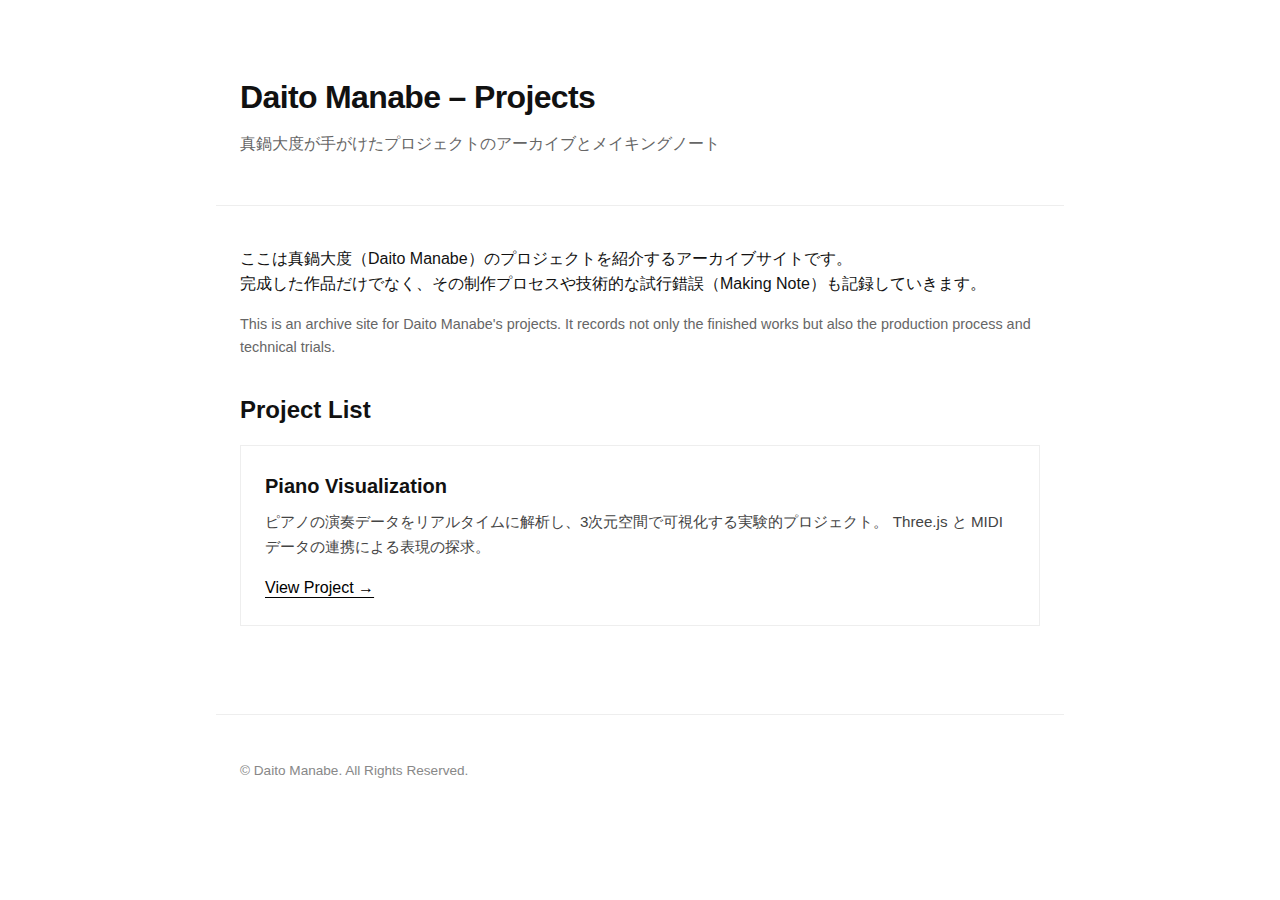
<file: index.html>
<!DOCTYPE html>
<html lang="ja">
<head>
  <meta charset="UTF-8">
  <meta name="viewport" content="width=device-width, initial-scale=1.0">
  <title>Daito Manabe – Projects</title>
  <meta name="description" content="真鍋大度（Daito Manabe）のプロジェクト一覧とメイキングノート。">
  <link rel="stylesheet" href="./css/main.css">
</head>
<body>

  <header>
    <h1>Daito Manabe – Projects</h1>
    <span class="subtitle">真鍋大度が手がけたプロジェクトのアーカイブとメイキングノート</span>
  </header>

  <main>
    <section class="intro">
      <p>
        ここは真鍋大度（Daito Manabe）のプロジェクトを紹介するアーカイブサイトです。<br>
        完成した作品だけでなく、その制作プロセスや技術的な試行錯誤（Making Note）も記録していきます。
      </p>
      <p lang="en" style="color: #666; font-size: 0.9em; margin-top: 0.5em;">
        This is an archive site for Daito Manabe's projects. 
        It records not only the finished works but also the production process and technical trials.
      </p>
    </section>

    <section class="projects">
      <h2>Project List</h2>
      <div class="project-list">
        
        <article class="project-card">
          <h3>Piano Visualization</h3>
          <p>
            ピアノの演奏データをリアルタイムに解析し、3次元空間で可視化する実験的プロジェクト。
            Three.js と MIDI データの連携による表現の探求。
          </p>
          <a href="./piano-visualization/" class="project-link">View Project →</a>
        </article>

        <!-- 将来的にここにプロジェクトカードを追加 -->

      </div>
    </section>
  </main>

  <footer>
    <p>&copy; Daito Manabe. All Rights Reserved.</p>
  </footer>

</body>
</html>
</file>
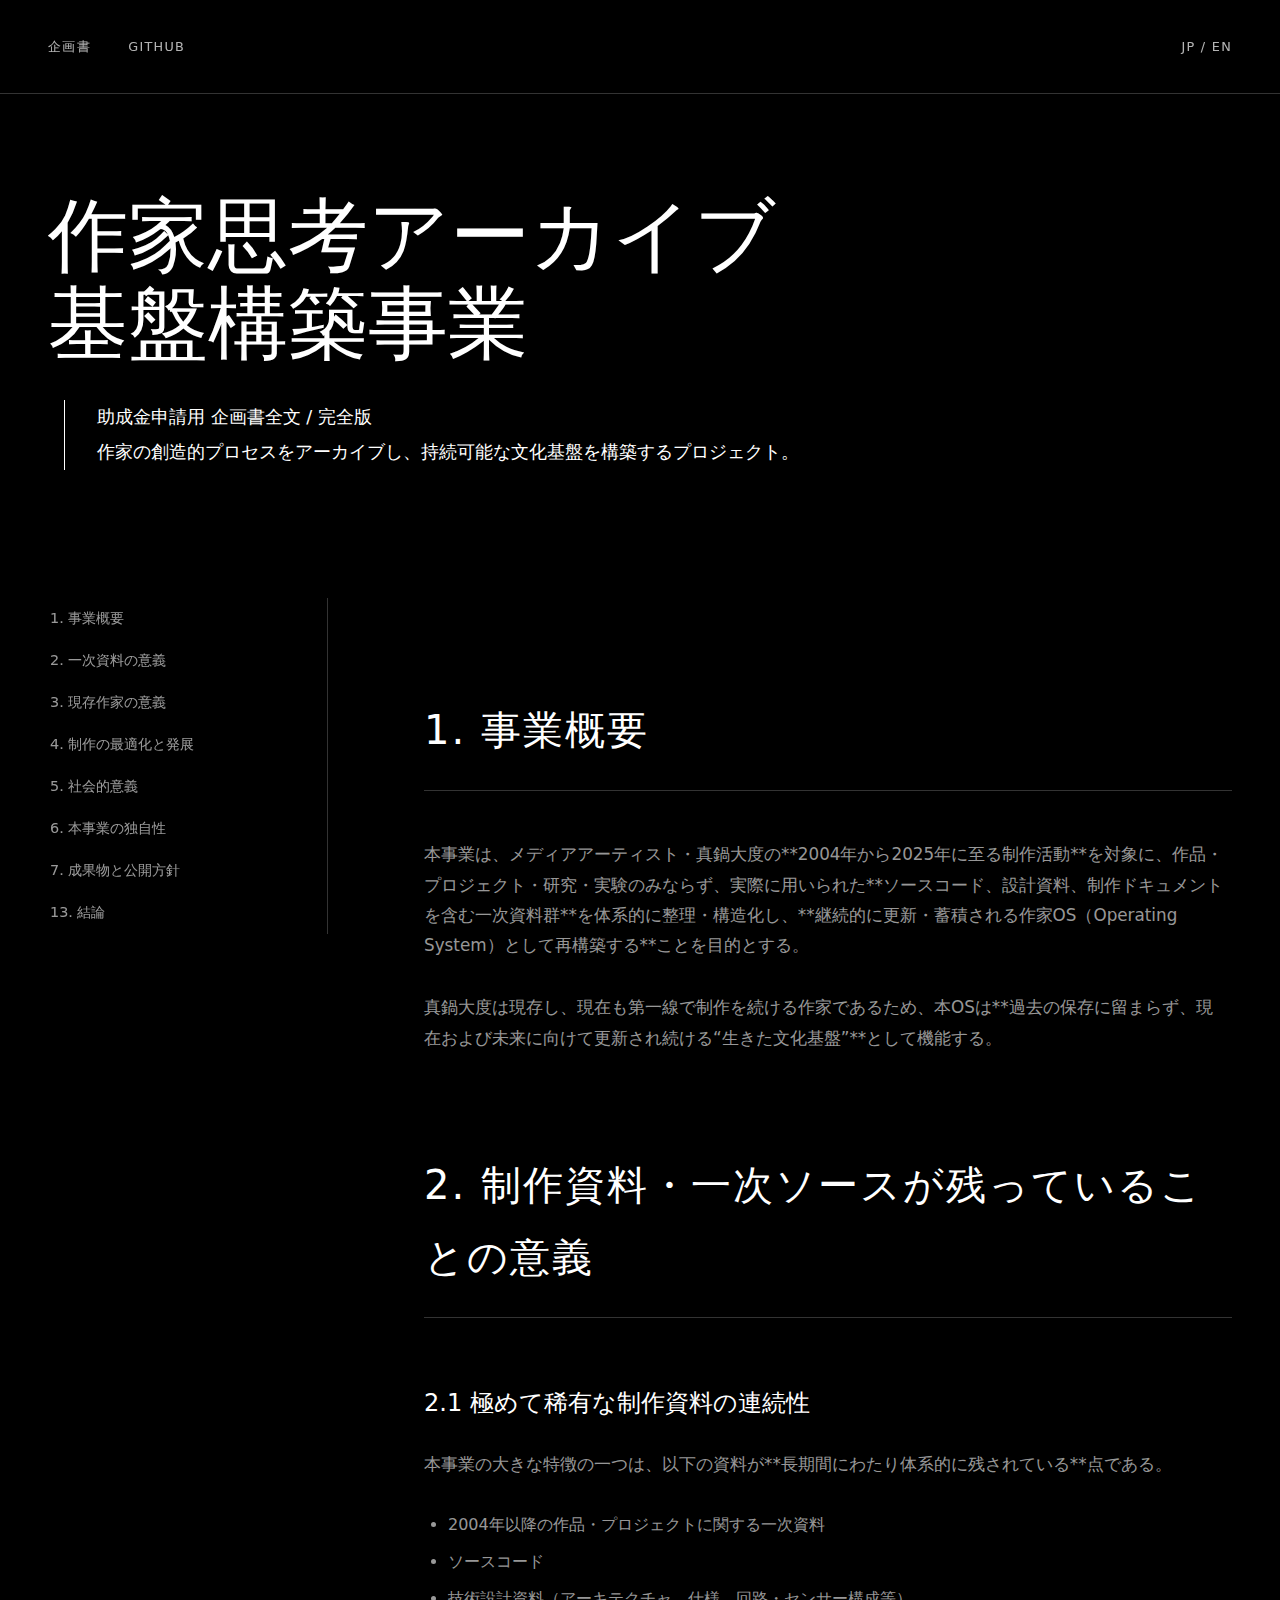
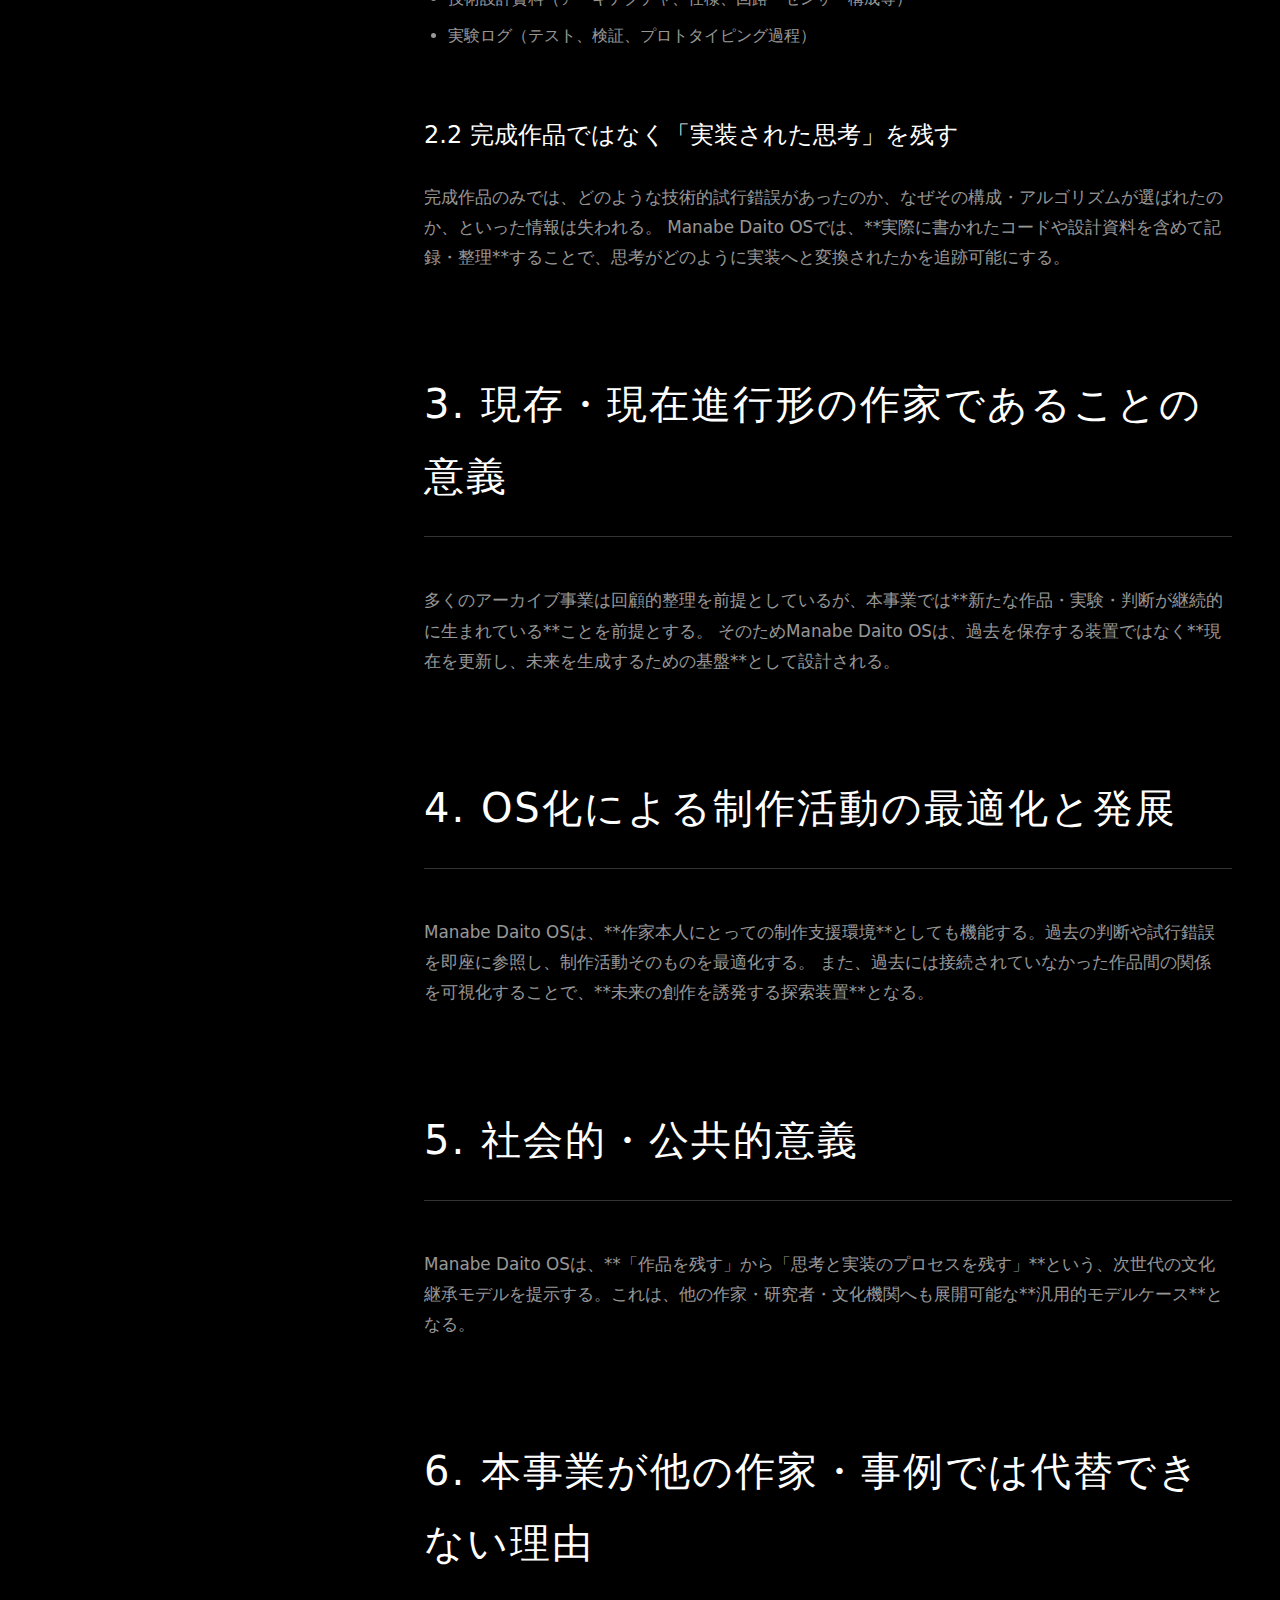
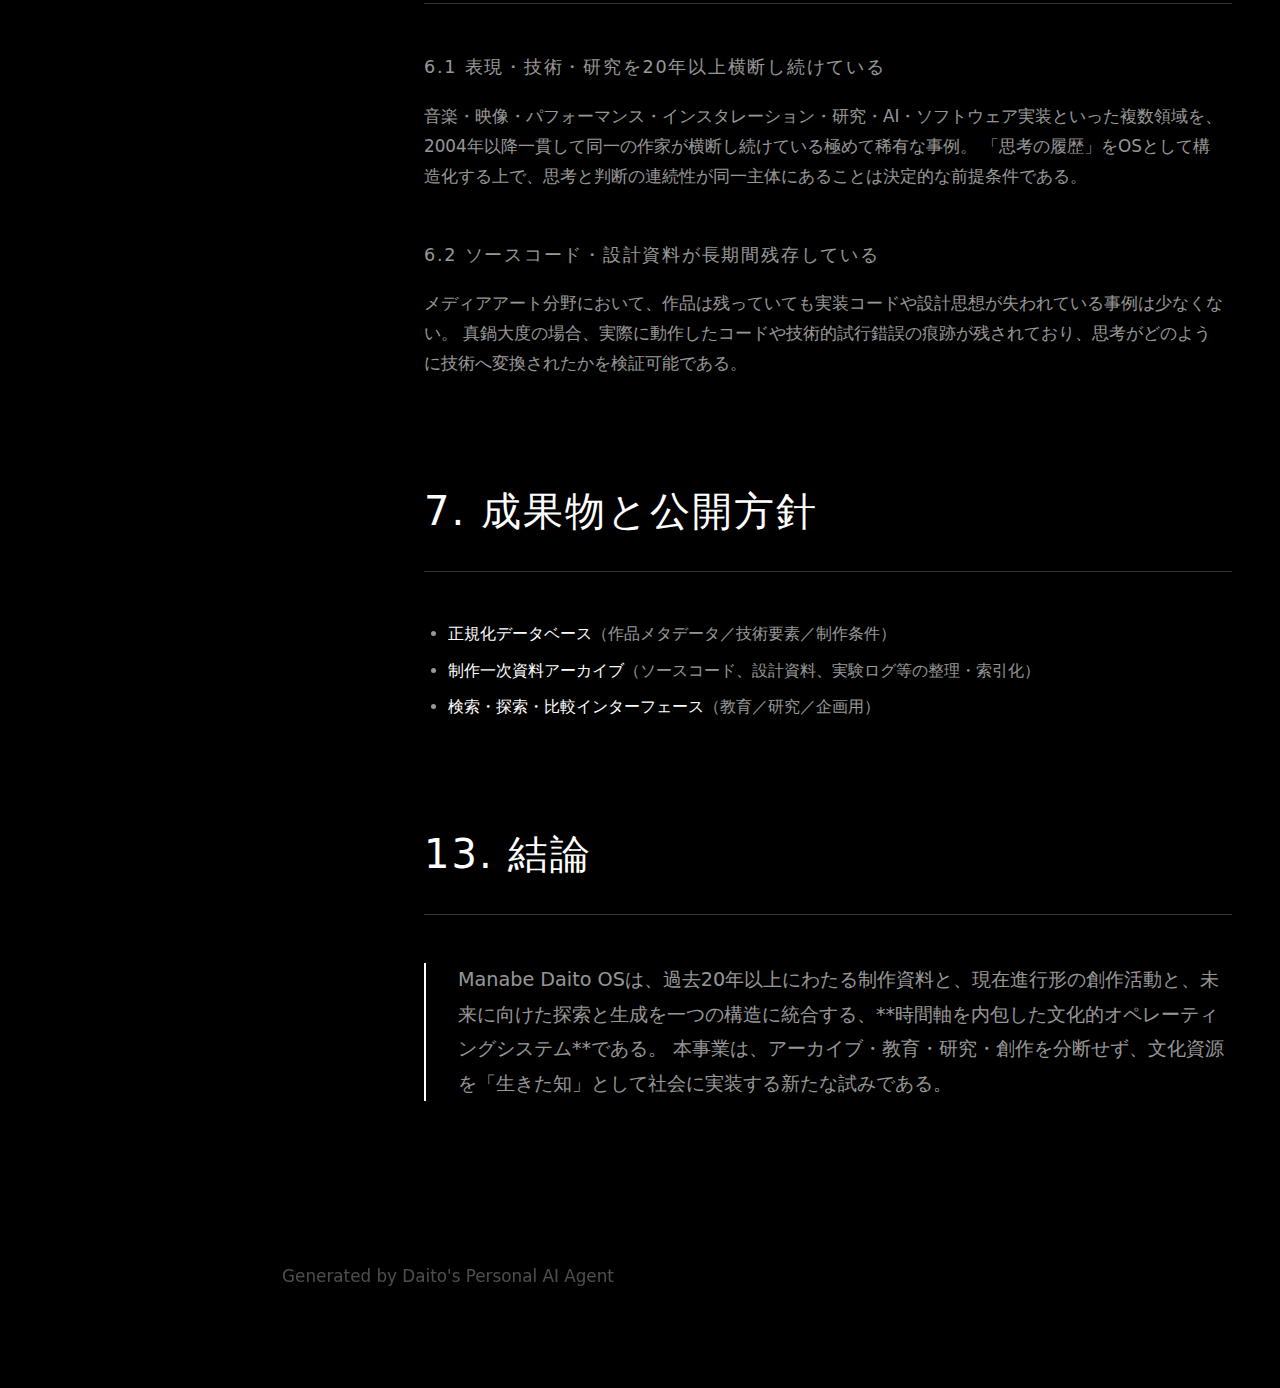
<file: daito-manabe-os/index.html>
<!DOCTYPE html>
<html lang="en">

<head>
    <meta charset="UTF-8">
    <meta name="viewport" content="width=device-width, initial-scale=1.0">
    <title>Manabe Daito OS - Proposal</title>
    <style>
        :root {
            /* Colors */
            --canvas-bg: #000000;
            --panel-bg: #000000;
            --panel-text: #ffffff;
            --panel-border: #333333;
            --panel-control-bg: #111111;
            --panel-control-bg-hover: #222222;

            /* Accents & Utilities */
            --grid-line: rgba(255, 255, 255, 0.12);
            --text-muted: rgba(255, 255, 255, 0.6);
            --text-faint: rgba(255, 255, 255, 0.3);

            /* Typography Weights */
            --fw-thin: 100;
            --fw-light: 200;
            --fw-regular: 300;
            --fw-normal: 400;
            --fw-bold: 500;

            /* Layout */
            --max-width: 1400px;
            /* Wider for 2-col */
            --section-spacing: 8rem;
            --radius-sm: 4px;
        }

        body {
            background-color: var(--canvas-bg);
            color: var(--panel-text);
            font-family: system-ui, -apple-system, BlinkMacSystemFont, "Segoe UI", Roboto, Helvetica, Arial, sans-serif;
            margin: 0;
            padding: 0;
            line-height: 1.8;
            /* Relaxed reading */
            scroll-behavior: smooth;
        }

        /* Typography */
        h1 {
            font-size: min(8vw, 5rem);
            font-weight: var(--fw-thin);
            letter-spacing: 0em;
            margin: 0 0 2rem 0;
            line-height: 1.1;
        }

        h2 {
            font-size: 2.5rem;
            font-weight: var(--fw-thin);
            letter-spacing: 0.05em;
            border-bottom: 1px solid var(--panel-border);
            padding-bottom: 1.5rem;
            margin-bottom: 3rem;
            margin-top: 6rem;
            color: white;
        }

        h3 {
            font-size: 1.5rem;
            font-weight: var(--fw-light);
            color: var(--panel-text);
            margin-bottom: 1.5rem;
            margin-top: 4rem;
        }

        h4 {
            font-size: 1.1rem;
            font-weight: var(--fw-bold);
            color: var(--text-muted);
            margin-top: 3rem;
            margin-bottom: 1rem;
            text-transform: uppercase;
            letter-spacing: 0.1em;
        }

        p {
            font-weight: var(--fw-regular);
            color: var(--text-muted);
            margin-bottom: 2rem;
            max-width: 800px;
            font-size: 1.05rem;
        }

        strong {
            color: var(--panel-text);
            font-weight: var(--fw-bold);
        }

        ul {
            color: var(--text-muted);
            margin-bottom: 2rem;
            padding-left: 1.5rem;
        }

        li {
            margin-bottom: 0.5rem;
        }

        /* Layout Components */
        .container {
            max-width: var(--max-width);
            margin: 0 auto;
            padding: 4rem 3rem;
        }

        .nav-bar {
            position: fixed;
            top: 0;
            left: 0;
            width: 100%;
            padding: 2rem 3rem;
            display: flex;
            justify-content: space-between;
            mix-blend-mode: difference;
            z-index: 1000;
            box-sizing: border-box;
            background: rgba(0, 0, 0, 0.8);
            backdrop-filter: blur(10px);
            -webkit-backdrop-filter: blur(10px);
            border-bottom: 1px solid var(--panel-border);
        }

        .nav-link {
            color: white;
            text-decoration: none;
            font-weight: var(--fw-bold);
            font-size: 0.8rem;
            text-transform: uppercase;
            letter-spacing: 0.1em;
            margin-left: 2rem;
            opacity: 0.7;
            transition: opacity 0.2s;
        }

        .nav-link:hover {
            opacity: 1;
        }

        .nav-link:first-child {
            margin-left: 0;
        }

        /* 2-Column Layout for Proposal */
        .proposal-layout {
            display: grid;
            grid-template-columns: 280px 1fr;
            gap: 6rem;
            margin-top: 4rem;
        }

        /* Sticky Sidebar */
        .toc-sidebar {
            position: sticky;
            top: 8rem;
            height: fit-content;
            border-right: 1px solid var(--panel-border);
            padding-right: 2rem;
        }

        @media (max-width: 900px) {
            .proposal-layout {
                grid-template-columns: 1fr;
                gap: 2rem;
            }

            .toc-sidebar {
                position: static;
                border-right: none;
                border-bottom: 1px solid var(--panel-border);
                padding-bottom: 2rem;
                margin-bottom: 4rem;
            }
        }

        .toc-link {
            display: block;
            color: var(--text-muted);
            text-decoration: none;
            font-size: 0.9rem;
            padding: 0.5rem 0;
            transition: color 0.2s;
            border-left: 2px solid transparent;
            padding-left: 1rem;
            margin-left: -1rem;
        }

        .toc-link:hover {
            color: var(--panel-text);
            border-left-color: var(--panel-border);
        }

        .toc-link.active {
            color: var(--panel-text);
            border-left-color: var(--panel-text);
            font-weight: var(--fw-bold);
        }

        /* Styling for the Details Section Cards */
        .grid {
            display: grid;
            grid-template-columns: repeat(auto-fit, minmax(300px, 1fr));
            gap: 2rem;
        }

        .card {
            background: rgba(255, 255, 255, 0.02);
            padding: 2rem;
            border: 1px solid var(--panel-border);
            transition: transform 0.3s, background 0.3s, border-color 0.3s;
            display: flex;
            flex-direction: column;
            min-height: 200px;
        }

        .card:hover {
            background: var(--panel-control-bg);
            border-color: var(--panel-text);
        }

        .btn {
            display: inline-flex;
            align-items: center;
            justify-content: center;
            padding: 1rem 2rem;
            background: transparent;
            color: var(--panel-text);
            border: 1px solid var(--panel-text);
            font-weight: 500;
            text-decoration: none;
            transition: all 0.2s;
            text-transform: uppercase;
            letter-spacing: 0.05em;
            margin-top: 2rem;
            font-size: 0.8rem;
        }

        .btn:hover {
            background: var(--panel-text);
            color: black;
        }

        .intro-text {
            border-left: 1px solid var(--panel-text);
            padding-left: 2rem;
            font-size: 1.1rem;
            line-height: 2;
            margin-left: 1rem;
        }
    </style>
</head>

<body>

    <nav class="nav-bar">
        <div>
            <a href="#proposal" class="nav-link">
                <span class="lang-en">Proposal</span>
                <span class="lang-jp" style="display: none;">企画書</span>
            </a>

            <a href="https://github.com/daitomanabe/projects-site" target="_blank" class="nav-link">GitHub</a>
        </div>
        <div style="display: flex; align-items: center;">
            <a href="#" class="nav-link" id="lang-toggle" style="cursor: pointer;">EN / JP</a>
        </div>
    </nav>

    <div class="container">

        <header style="margin-top: 8rem; margin-bottom: 8rem;">
            <h1>
                <span class="lang-en">Manabe Daito OS<br>Grant Proposal</span>
                <span class="lang-jp" style="display: none;">作家思考アーカイブ<br>基盤構築事業</span>
            </h1>
            <div class="intro-text">
                <span class="lang-en">
                    Full Text of the Grant Proposal / Final Version<br>
                    Project to build a sustainable cultural infrastructure by archiving the artist's creative process.
                </span>
                <span class="lang-jp" style="display: none;">
                    助成金申請用 企画書全文 / 完全版<br>
                    作家の創造的プロセスをアーカイブし、持続可能な文化基盤を構築するプロジェクト。
                </span>
            </div>
        </header>

        <!-- 2 Column Layout -->
        <div class="proposal-layout">

            <!-- Sidebar TOC -->
            <aside class="toc-sidebar">
                <nav>
                    <a href="#section-1" class="toc-link">
                        <span class="lang-en">1. Overview</span>
                        <span class="lang-jp" style="display: none;">1. 事業概要</span>
                    </a>
                    <a href="#section-2" class="toc-link">
                        <span class="lang-en">2. Significance of Archive</span>
                        <span class="lang-jp" style="display: none;">2. 一次資料の意義</span>
                    </a>
                    <a href="#section-3" class="toc-link">
                        <span class="lang-en">3. Living Artist Context</span>
                        <span class="lang-jp" style="display: none;">3. 現存作家の意義</span>
                    </a>
                    <a href="#section-4" class="toc-link">
                        <span class="lang-en">4. Optimization & Development</span>
                        <span class="lang-jp" style="display: none;">4. 制作の最適化と発展</span>
                    </a>
                    <a href="#section-5" class="toc-link">
                        <span class="lang-en">5. Social Significance</span>
                        <span class="lang-jp" style="display: none;">5. 社会的意義</span>
                    </a>
                    <a href="#section-6" class="toc-link">
                        <span class="lang-en">6. Why Daito Manabe?</span>
                        <span class="lang-jp" style="display: none;">6. 本事業の独自性</span>
                    </a>
                    <a href="#section-7" class="toc-link">
                        <span class="lang-en">7. Outputs & Policy</span>
                        <span class="lang-jp" style="display: none;">7. 成果物と公開方針</span>
                    </a>
                    <a href="#section-13" class="toc-link">
                        <span class="lang-en">13. Conclusion</span>
                        <span class="lang-jp" style="display: none;">13. 結論</span>
                    </a>
                </nav>
            </aside>

            <!-- Main Content Area -->
            <main>
                <section id="section-1">
                    <h2>
                        <span class="lang-en">1. Project Overview</span>
                        <span class="lang-jp" style="display: none;">1. 事業概要</span>
                    </h2>
                    <p>
                        <span class="lang-en">
                            This project aims to systematically organize and structure the <strong>creative activities
                                of media artist Daito Manabe from 2004 to 2025</strong>. It reconstructs not only the
                            artworks and projects but also the <strong>source code, design documents, and creative
                                documentation (primary sources)</strong> into a <strong>continuously updated "Artist OS"
                                (Operating System)</strong>.
                        </span>
                        <span class="lang-jp" style="display: none;">
                            本事業は、メディアアーティスト・真鍋大度の**2004年から2025年に至る制作活動**を対象に、作品・プロジェクト・研究・実験のみならず、実際に用いられた**ソースコード、設計資料、制作ドキュメントを含む一次資料群**を体系的に整理・構造化し、**継続的に更新・蓄積される作家OS（Operating
                            System）として再構築する**ことを目的とする。
                        </span>
                    </p>
                    <p>
                        <span class="lang-en">
                            Since Daito Manabe is an active artist continuing to produce work at the forefront, this OS
                            will function not merely as a preservation of the past, but as a <strong>"living cultural
                                infrastructure" that continues to be updated for the present and future</strong>.
                        </span>
                        <span class="lang-jp" style="display: none;">
                            真鍋大度は現存し、現在も第一線で制作を続ける作家であるため、本OSは**過去の保存に留まらず、現在および未来に向けて更新され続ける“生きた文化基盤”**として機能する。
                        </span>
                    </p>
                </section>

                <section id="section-2">
                    <h2>
                        <span class="lang-en">2. Significance of Primary Sources</span>
                        <span class="lang-jp" style="display: none;">2. 制作資料・一次ソースが残っていることの意義</span>
                    </h2>

                    <h3>
                        <span class="lang-en">2.1 Extremely Rare Continuity of Materials</span>
                        <span class="lang-jp" style="display: none;">2.1 極めて稀有な制作資料の連続性</span>
                    </h3>
                    <p>
                        <span class="lang-en">One major feature of this project is that the following materials have
                            been <strong>systematically preserved over a long period</strong>:</span>
                        <span class="lang-jp"
                            style="display: none;">本事業の大きな特徴の一つは、以下の資料が**長期間にわたり体系的に残されている**点である。</span>
                    </p>
                    <ul>
                        <li>
                            <span class="lang-en">Primary sources regarding projects since 2004</span>
                            <span class="lang-jp" style="display: none;">2004年以降の作品・プロジェクトに関する一次資料</span>
                        </li>
                        <li>
                            <span class="lang-en">Source Code</span>
                            <span class="lang-jp" style="display: none;">ソースコード</span>
                        </li>
                        <li>
                            <span class="lang-en">Technical Design Documents (Architecture, Specs, Schematics)</span>
                            <span class="lang-jp" style="display: none;">技術設計資料（アーキテクチャ、仕様、回路・センサー構成等）</span>
                        </li>
                        <li>
                            <span class="lang-en">Experiment Logs (Tests, Validations, Prototyping)</span>
                            <span class="lang-jp" style="display: none;">実験ログ（テスト、検証、プロトタイピング過程）</span>
                        </li>
                    </ul>

                    <h3>
                        <span class="lang-en">2.2 Archiving "Implemented Thinking" Not Just Works</span>
                        <span class="lang-jp" style="display: none;">2.2 完成作品ではなく「実装された思考」を残す</span>
                    </h3>
                    <p>
                        <span class="lang-en">
                            With finished works alone, critical information such as "what technical trials were made,"
                            "why specific algorithms were chosen," and "what ideas were unimplemented" is lost.
                            Manabe Daito OS records and sorts this by including <strong>actual code and design
                                documents</strong>, making it possible to trace how thought was converted into
                            implementation.
                        </span>
                        <span class="lang-jp" style="display: none;">
                            完成作品のみでは、どのような技術的試行錯誤があったのか、なぜその構成・アルゴリズムが選ばれたのか、といった情報は失われる。
                            Manabe Daito OSでは、**実際に書かれたコードや設計資料を含めて記録・整理**することで、思考がどのように実装へと変換されたかを追跡可能にする。
                        </span>
                    </p>
                </section>

                <section id="section-3">
                    <h2>
                        <span class="lang-en">3. Significance as an Active Artist</span>
                        <span class="lang-jp" style="display: none;">3. 現存・現在進行形の作家であることの意義</span>
                    </h2>
                    <p>
                        <span class="lang-en">
                            Unlike traditional archives that assume a retrospective organization after an artist's
                            career, this project assumes that <strong>new works, experiments, and judgments are
                                continuously being born</strong>.
                            Therefore, Manabe Daito OS is designed not as a device to preserve the past, but as a
                            <strong>foundation to update the present and generate the future</strong>.
                        </span>
                        <span class="lang-jp" style="display: none;">
                            多くのアーカイブ事業は回顧的整理を前提としているが、本事業では**新たな作品・実験・判断が継続的に生まれている**ことを前提とする。
                            そのためManabe Daito OSは、過去を保存する装置ではなく**現在を更新し、未来を生成するための基盤**として設計される。
                        </span>
                    </p>
                </section>

                <section id="section-4">
                    <h2>
                        <span class="lang-en">4. Optimization & Development</span>
                        <span class="lang-jp" style="display: none;">4. OS化による制作活動の最適化と発展</span>
                    </h2>
                    <p>
                        <span class="lang-en">
                            The OS functions as a <strong>creative support environment for the artist himself</strong>.
                            By allowing immediate reference to past judgments, comparison of constraints, and
                            objectification of technical habits, the creative activity itself is optimized.
                            Furthermore, it serves as an <strong>exploratory device that induces future
                                creation</strong> by visualizing connections between works that were not previously
                            linked.
                        </span>
                        <span class="lang-jp" style="display: none;">
                            Manabe Daito OSは、**作家本人にとっての制作支援環境**としても機能する。過去の判断や試行錯誤を即座に参照し、制作活動そのものを最適化する。
                            また、過去には接続されていなかった作品間の関係を可視化することで、**未来の創作を誘発する探索装置**となる。
                        </span>
                    </p>
                </section>

                <section id="section-5">
                    <h2>
                        <span class="lang-en">5. Social Significance</span>
                        <span class="lang-jp" style="display: none;">5. 社会的・公共的意義</span>
                    </h2>
                    <p>
                        <span class="lang-en">
                            Manabe Daito OS presents a next-generation cultural inheritance model: shifting from
                            <strong>"Preserving Works"</strong> to <strong>"Preserving the Process of Thought and
                                Implementation"</strong>. This serves as a versatile model case applicable to other
                            artists, researchers, and cultural institutions.
                        </span>
                        <span class="lang-jp" style="display: none;">
                            Manabe Daito
                            OSは、**「作品を残す」から「思考と実装のプロセスを残す」**という、次世代の文化継承モデルを提示する。これは、他の作家・研究者・文化機関へも展開可能な**汎用的モデルケース**となる。
                        </span>
                    </p>
                </section>

                <section id="section-6">
                    <h2>
                        <span class="lang-en">6. Why Daito Manabe? (Differentiation)</span>
                        <span class="lang-jp" style="display: none;">6. 本事業が他の作家・事例では代替できない理由</span>
                    </h2>

                    <h4>
                        <span class="lang-en">6.1 Cross-disciplinary consistency over 20 years</span>
                        <span class="lang-jp" style="display: none;">6.1 表現・技術・研究を20年以上横断し続けている</span>
                    </h4>
                    <p>
                        <span class="lang-en">
                            A rare case where a single individual has consistently crossed multiple domains—music,
                            imagery, performance, installation, research, AI, and software implementation—since 2004.
                            The continuity of thought and judgment is preserved within a single subject, which is
                            essential for structuring the "History of Thought" into an OS.
                        </span>
                        <span class="lang-jp" style="display: none;">
                            音楽・映像・パフォーマンス・インスタレーション・研究・AI・ソフトウェア実装といった複数領域を、2004年以降一貫して同一の作家が横断し続けている極めて稀有な事例。
                            「思考の履歴」をOSとして構造化する上で、思考と判断の連続性が同一主体にあることは決定的な前提条件である。
                        </span>
                    </p>

                    <h4>
                        <span class="lang-en">6.2 Existence of Source Code & Design Docs</span>
                        <span class="lang-jp" style="display: none;">6.2 ソースコード・設計資料が長期間残存している</span>
                    </h4>
                    <p>
                        <span class="lang-en">
                            It is common in media art for works to remain while implementation code is lost. In Daito
                            Manabe's case, actual running code, traces of technical trial and error, and records of
                            unimplemented ideas remain, allowing verification of how thought was translated into
                            technology.
                        </span>
                        <span class="lang-jp" style="display: none;">
                            メディアアート分野において、作品は残っていても実装コードや設計思想が失われている事例は少なくない。
                            真鍋大度の場合、実際に動作したコードや技術的試行錯誤の痕跡が残されており、思考がどのように技術へ変換されたかを検証可能である。
                        </span>
                    </p>
                </section>

                <section id="section-7">
                    <h2>
                        <span class="lang-en">7. Outputs & Policy</span>
                        <span class="lang-jp" style="display: none;">7. 成果物と公開方針</span>
                    </h2>
                    <ul>
                        <li>
                            <span class="lang-en"><strong>Normalized Database:</strong> Metadata, tech elements,
                                conditions.</span>
                            <span class="lang-jp"
                                style="display: none;"><strong>正規化データベース</strong>（作品メタデータ／技術要素／制作条件）</span>
                        </li>
                        <li>
                            <span class="lang-en"><strong>Primary Source Archive:</strong> Indexing of source code,
                                design docs, logs.</span>
                            <span class="lang-jp"
                                style="display: none;"><strong>制作一次資料アーカイブ</strong>（ソースコード、設計資料、実験ログ等の整理・索引化）</span>
                        </li>
                        <li>
                            <span class="lang-en"><strong>Search/Compare Interface:</strong> For education, research,
                                and curation.</span>
                            <span class="lang-jp"
                                style="display: none;"><strong>検索・探索・比較インターフェース</strong>（教育／研究／企画用）</span>
                        </li>
                    </ul>
                </section>

                <section id="section-13">
                    <h2>
                        <span class="lang-en">13. Conclusion</span>
                        <span class="lang-jp" style="display: none;">13. 結論</span>
                    </h2>
                    <p style="font-size: 1.2rem; border-left: 2px solid var(--panel-text); padding-left: 2rem;">
                        <span class="lang-en">
                            Manabe Daito OS is a <strong>cultural operating system incorporating a time axis</strong>,
                            integrating over 20 years of past materials, ongoing creative activities, and future
                            exploration into a single structure. It is a new attempt to implement cultural resources as
                            "living knowledge" in society without dividing archiving, education, research, and creation.
                        </span>
                        <span class="lang-jp" style="display: none;">
                            Manabe Daito
                            OSは、過去20年以上にわたる制作資料と、現在進行形の創作活動と、未来に向けた探索と生成を一つの構造に統合する、**時間軸を内包した文化的オペレーティングシステム**である。
                            本事業は、アーカイブ・教育・研究・創作を分断せず、文化資源を「生きた知」として社会に実装する新たな試みである。
                        </span>
                    </p>
                </section>

            </main>
        </div>



        <footer style="margin-top: 8rem; text-align: center; opacity: 0.5; font-size: 0.8rem;">
            <p>
                <span class="lang-en">Generated by Daito's Personal AI Agent</span>
                <span class="lang-jp" style="display: none;">Generated by Daito's Personal AI Agent</span>
            </p>
        </footer>
    </div>

    <script>
        const toggleBtn = document.getElementById('lang-toggle');
        let currentLang = 'jp'; // Default to Japanese as requested by "Main Proposal" context

        // Initialize state
        updateLanguage();

        toggleBtn.addEventListener('click', (e) => {
            e.preventDefault();
            currentLang = currentLang === 'en' ? 'jp' : 'en';
            updateLanguage();
        });

        function updateLanguage() {
            const enElements = document.querySelectorAll('.lang-en');
            const jpElements = document.querySelectorAll('.lang-jp');

            if (currentLang === 'en') {
                enElements.forEach(el => el.style.display = '');
                jpElements.forEach(el => el.style.display = 'none');
                toggleBtn.textContent = 'EN / JP';
            } else {
                enElements.forEach(el => el.style.display = 'none');
                jpElements.forEach(el => el.style.display = '');
                toggleBtn.textContent = 'JP / EN';
            }

            // Highlight Table of Contents for scroll spy could go here
        }
    </script>
</body>

</html>
</file>
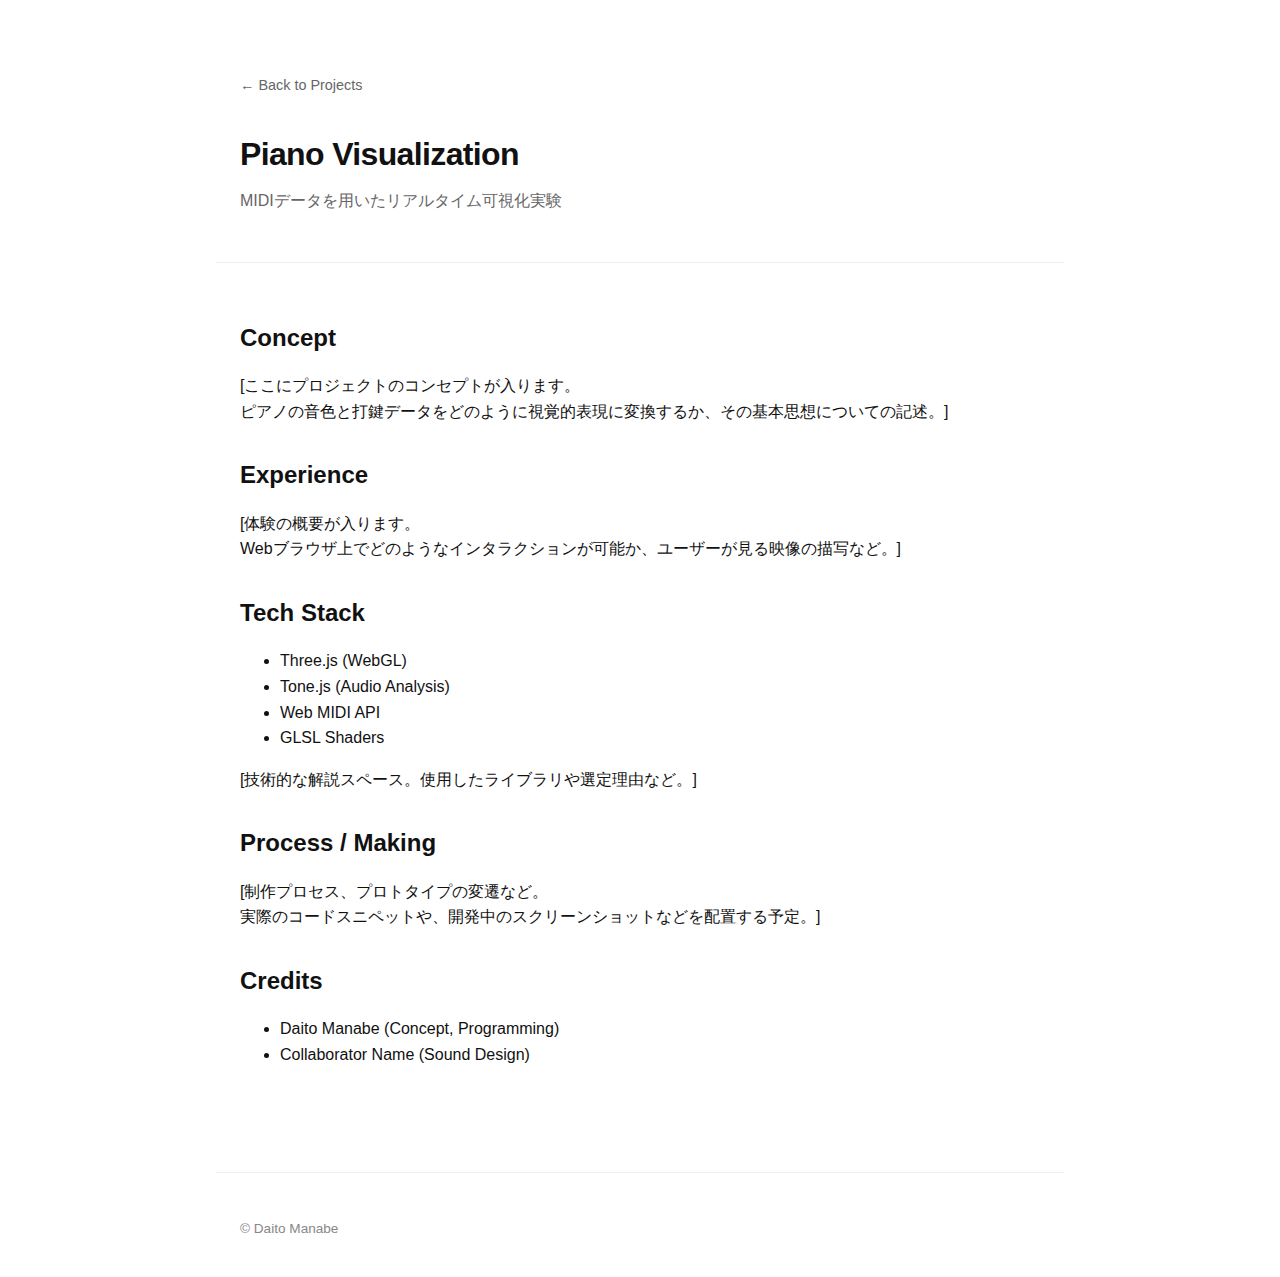
<file: piano-visualization/index.html>
<!DOCTYPE html>
<html lang="ja">

<head>
    <meta charset="UTF-8">
    <meta name="viewport" content="width=device-width, initial-scale=1.0">
    <title>Piano Visualization | Daito Manabe Projects</title>
    <link rel="stylesheet" href="../css/main.css">
</head>

<body>

    <header>
        <a href="../index.html" class="back-link">← Back to Projects</a>
        <h1>Piano Visualization</h1>
        <span class="subtitle">MIDIデータを用いたリアルタイム可視化実験</span>
    </header>

    <main>
        <section>
            <h2>Concept</h2>
            <p>
                [ここにプロジェクトのコンセプトが入ります。<br>
                ピアノの音色と打鍵データをどのように視覚的表現に変換するか、その基本思想についての記述。]
            </p>
        </section>

        <section>
            <h2>Experience</h2>
            <p>
                [体験の概要が入ります。<br>
                Webブラウザ上でどのようなインタラクションが可能か、ユーザーが見る映像の描写など。]
            </p>
        </section>

        <section>
            <h2>Tech Stack</h2>
            <ul>
                <li>Three.js (WebGL)</li>
                <li>Tone.js (Audio Analysis)</li>
                <li>Web MIDI API</li>
                <li>GLSL Shaders</li>
            </ul>
            <p>
                [技術的な解説スペース。使用したライブラリや選定理由など。]
            </p>
        </section>

        <section>
            <h2>Process / Making</h2>
            <p>
                [制作プロセス、プロトタイプの変遷など。<br>
                実際のコードスニペットや、開発中のスクリーンショットなどを配置する予定。]
            </p>
        </section>

        <section>
            <h2>Credits</h2>
            <ul>
                <li>Daito Manabe (Concept, Programming)</li>
                <li>Collaborator Name (Sound Design)</li>
            </ul>
        </section>
    </main>

    <footer>
        <p>&copy; Daito Manabe</p>
    </footer>

</body>

</html>
</file>
<file: css/main.css>
:root {
  --bg-color: #ffffff;
  --text-color: #111111;
  --accent-color: #333333;
  --link-color: #000000;
  --font-main: -apple-system, BlinkMacSystemFont, "Segoe UI", Roboto, Helvetica, Arial, sans-serif;
  --max-width: 800px;
  --spacing-unit: 1.5rem;
}

body {
  margin: 0;
  padding: 0;
  font-family: var(--font-main);
  background-color: var(--bg-color);
  color: var(--text-color);
  line-height: 1.6;
  -webkit-font-smoothing: antialiased;
}

header, main, footer {
  max-width: var(--max-width);
  margin: 0 auto;
  padding: var(--spacing-unit);
}

header {
  padding-top: calc(var(--spacing-unit) * 3);
  padding-bottom: calc(var(--spacing-unit) * 2);
  border-bottom: 1px solid #eee;
}

h1 {
  font-size: 2rem;
  font-weight: 700;
  margin: 0;
  letter-spacing: -0.02em;
}

.subtitle {
  display: block;
  margin-top: 0.5rem;
  font-size: 1rem;
  color: #666;
  font-weight: 400;
}

h2 {
  font-size: 1.5rem;
  margin-top: 2rem;
  margin-bottom: 1rem;
  font-weight: 600;
}

a {
  color: var(--link-color);
  text-decoration: underline;
  text-underline-offset: 4px;
}

a:hover {
  text-decoration-thickness: 2px;
}

.project-list {
  list-style: none;
  padding: 0;
  display: grid;
  gap: 2rem;
}

.project-card {
  border: 1px solid #eee;
  padding: 1.5rem;
  transition: transform 0.2s ease, box-shadow 0.2s ease;
}

.project-card:hover {
  transform: translateY(-2px);
  box-shadow: 0 4px 12px rgba(0,0,0,0.05);
}

.project-card h3 {
  margin: 0 0 0.5rem 0;
  font-size: 1.25rem;
}

.project-card p {
  margin: 0 0 1rem 0;
  font-size: 0.95rem;
  color: #444;
}

.project-link {
  display: inline-block;
  font-weight: 500;
}

footer {
  margin-top: 4rem;
  padding-top: 2rem;
  font-size: 0.85rem;
  color: #888;
  border-top: 1px solid #eee;
}

.back-link {
  display: inline-block;
  margin-bottom: 2rem;
  font-size: 0.9rem;
  text-decoration: none;
  color: #666;
}

.back-link:hover {
  color: #000;
}

/* Responsive adjustments */
@media (max-width: 600px) {
  :root {
    --spacing-unit: 1rem;
  }
  header {
    padding-top: 2rem;
  }
}
</file>
